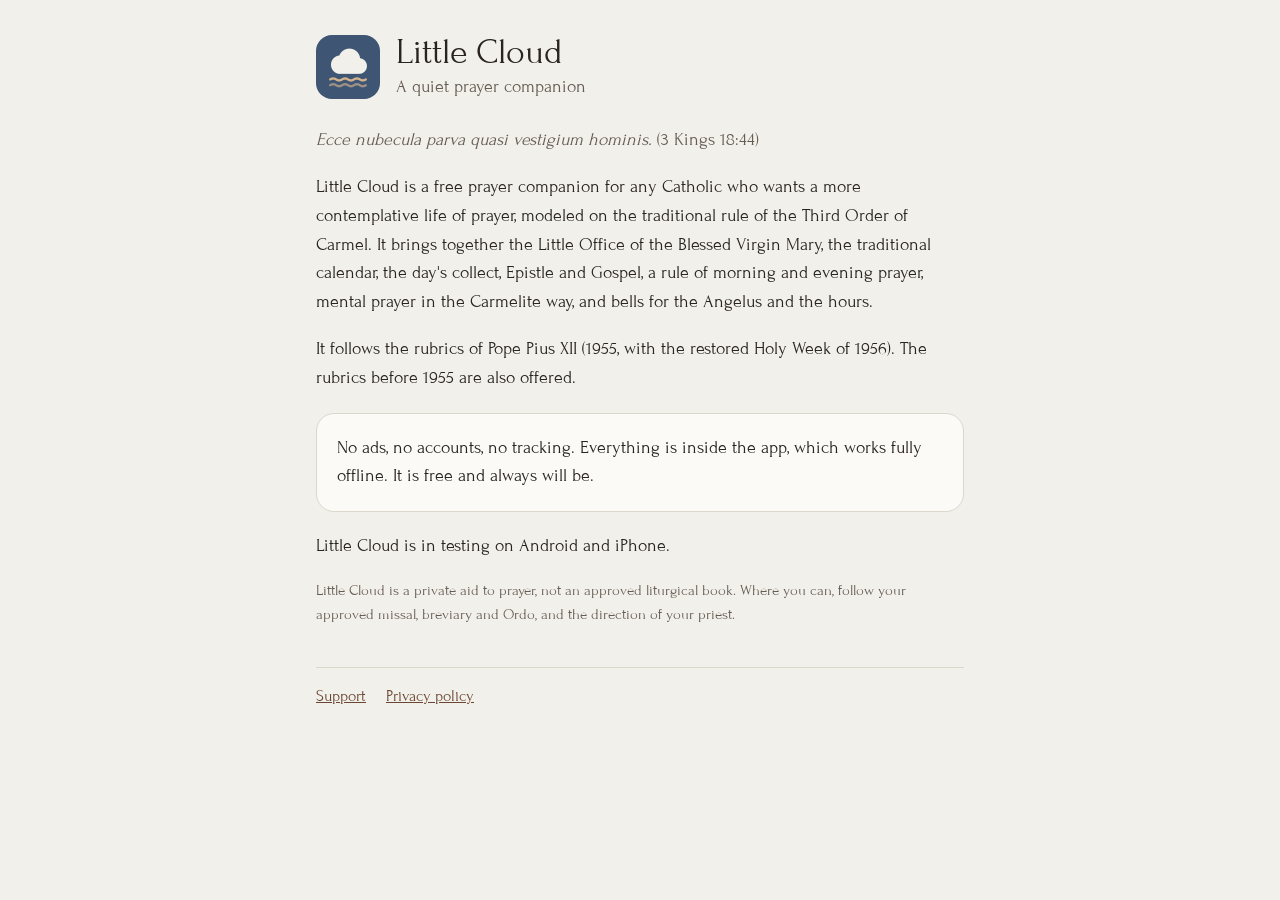
<file: site/index.html>
<!doctype html>
<html lang="en"><head><meta charset="utf-8"><meta name="viewport" content="width=device-width, initial-scale=1">
<title>Little Cloud</title><meta name="description" content="A free, offline prayer companion for traditional Catholics: the Little Office of Our Lady, the traditional calendar, the day's readings and prayer bells.">
<link rel="icon" href="icon.png"><link rel="stylesheet" href="style.css"></head>
<body><main>
<header><img src="icon.png" alt=""><div><h1>Little Cloud</h1><div class="muted">A quiet prayer companion</div></div></header>
<p><em class="verse">Ecce nubecula parva quasi vestigium hominis.</em> <span class="muted">(3 Kings 18:44)</span></p>
<p>Little Cloud is a free prayer companion for any Catholic who wants a more contemplative life of prayer, modeled on the traditional rule of the Third Order of Carmel. It brings together the Little Office of the Blessed Virgin Mary, the traditional calendar, the day's collect, Epistle and Gospel, a rule of morning and evening prayer, mental prayer in the Carmelite way, and bells for the Angelus and the hours.</p>
<p>It follows the rubrics of Pope Pius XII (1955, with the restored Holy Week of 1956). The rubrics before 1955 are also offered.</p>
<div class="card"><p style="margin:0">No ads, no accounts, no tracking. Everything is inside the app, which works fully offline. It is free and always will be.</p></div>
<p>Little Cloud is in testing on Android and iPhone.</p>
<p class="muted" style="font-size:15px">Little Cloud is a private aid to prayer, not an approved liturgical book. Where you can, follow your approved missal, breviary and Ordo, and the direction of your priest.</p>
<nav><a href="support.html">Support</a><a href="privacy.html">Privacy policy</a></nav>
</main></body></html>
</file>
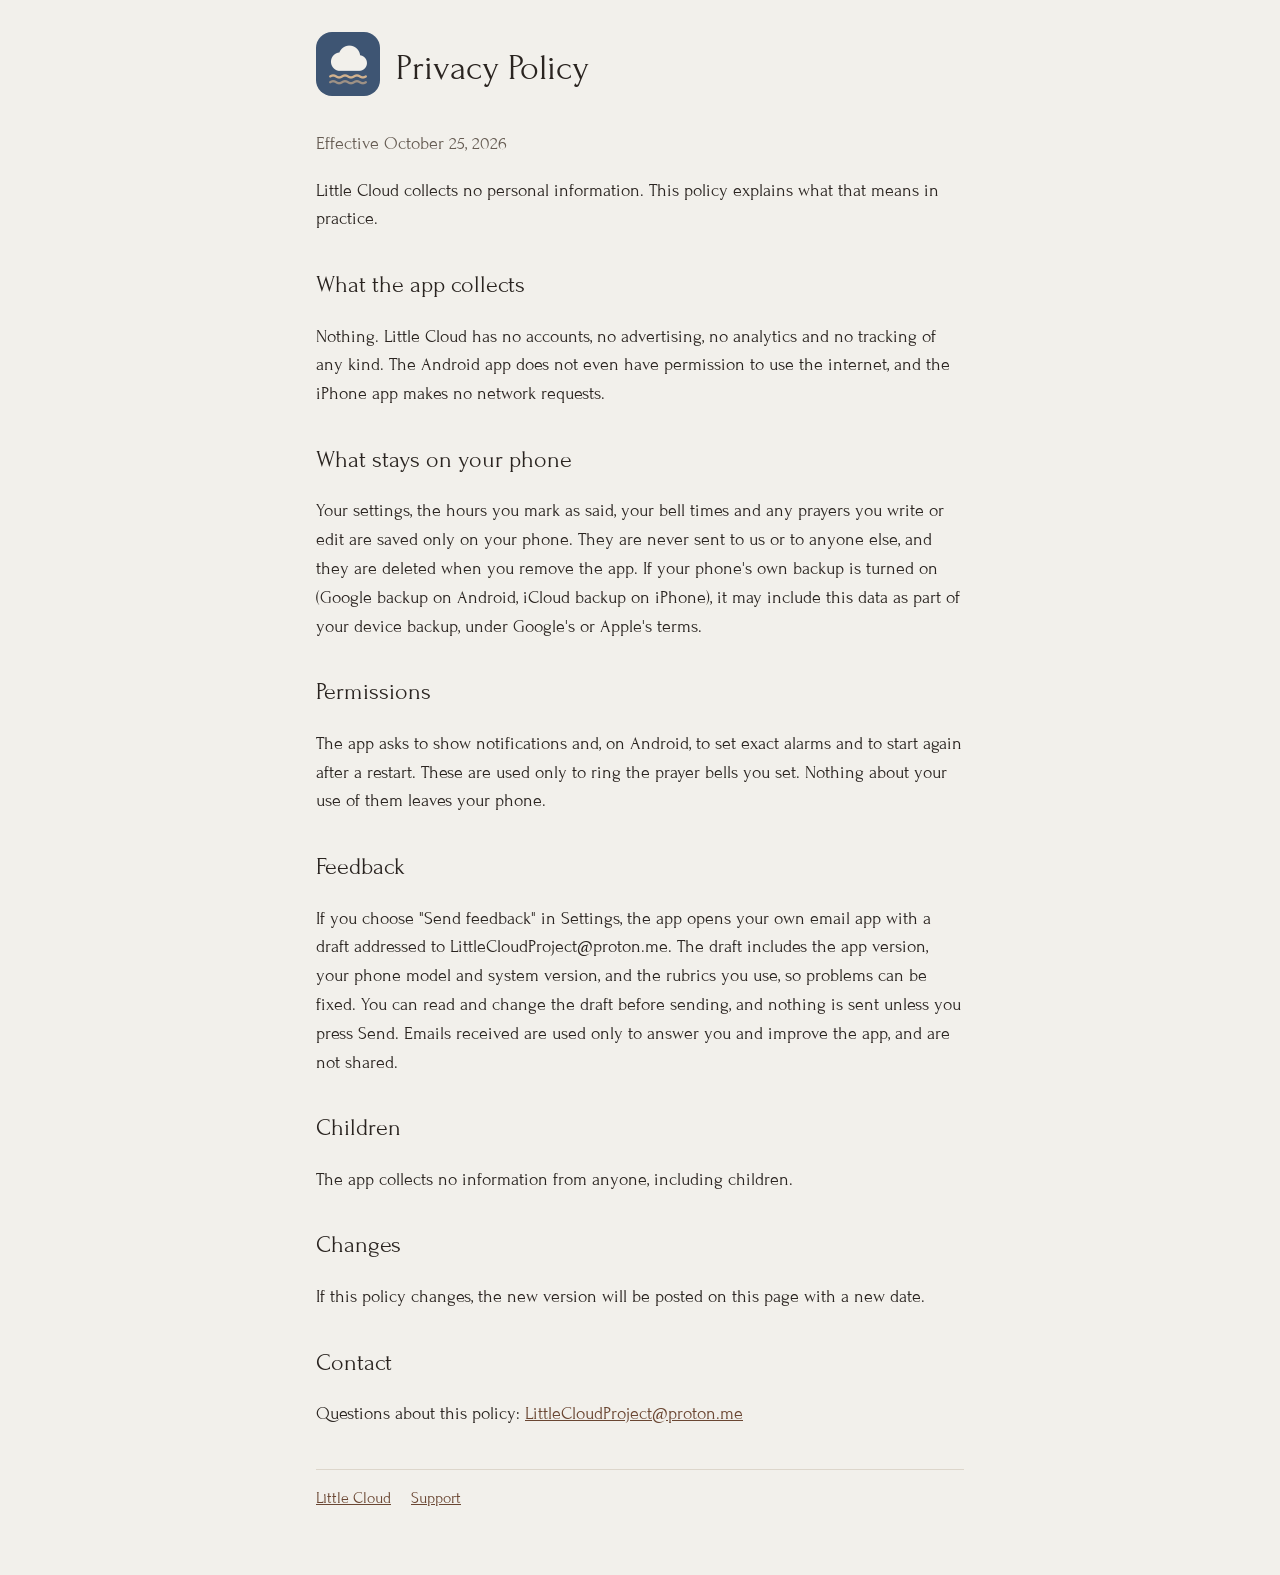
<file: site/privacy.html>
<!doctype html>
<html lang="en"><head><meta charset="utf-8"><meta name="viewport" content="width=device-width, initial-scale=1">
<title>Privacy Policy · Little Cloud</title><link rel="icon" href="icon.png"><link rel="stylesheet" href="style.css"></head>
<body><main>
<header><a href="index.html"><img src="icon.png" alt="Little Cloud"></a><h1>Privacy Policy</h1></header>
<p class="muted">Effective October 25, 2026</p>
<p>Little Cloud collects no personal information. This policy explains what that means in practice.</p>
<h2>What the app collects</h2>
<p>Nothing. Little Cloud has no accounts, no advertising, no analytics and no tracking of any kind. The Android app does not even have permission to use the internet, and the iPhone app makes no network requests.</p>
<h2>What stays on your phone</h2>
<p>Your settings, the hours you mark as said, your bell times and any prayers you write or edit are saved only on your phone. They are never sent to us or to anyone else, and they are deleted when you remove the app. If your phone's own backup is turned on (Google backup on Android, iCloud backup on iPhone), it may include this data as part of your device backup, under Google's or Apple's terms.</p>
<h2>Permissions</h2>
<p>The app asks to show notifications and, on Android, to set exact alarms and to start again after a restart. These are used only to ring the prayer bells you set. Nothing about your use of them leaves your phone.</p>
<h2>Feedback</h2>
<p>If you choose "Send feedback" in Settings, the app opens your own email app with a draft addressed to LittleCloudProject@proton.me. The draft includes the app version, your phone model and system version, and the rubrics you use, so problems can be fixed. You can read and change the draft before sending, and nothing is sent unless you press Send. Emails received are used only to answer you and improve the app, and are not shared.</p>
<h2>Children</h2>
<p>The app collects no information from anyone, including children.</p>
<h2>Changes</h2>
<p>If this policy changes, the new version will be posted on this page with a new date.</p>
<h2>Contact</h2>
<p>Questions about this policy: <a href="mailto:LittleCloudProject@proton.me">LittleCloudProject@proton.me</a></p>
<nav><a href="index.html">Little Cloud</a><a href="support.html">Support</a></nav>
</main></body></html>
</file>
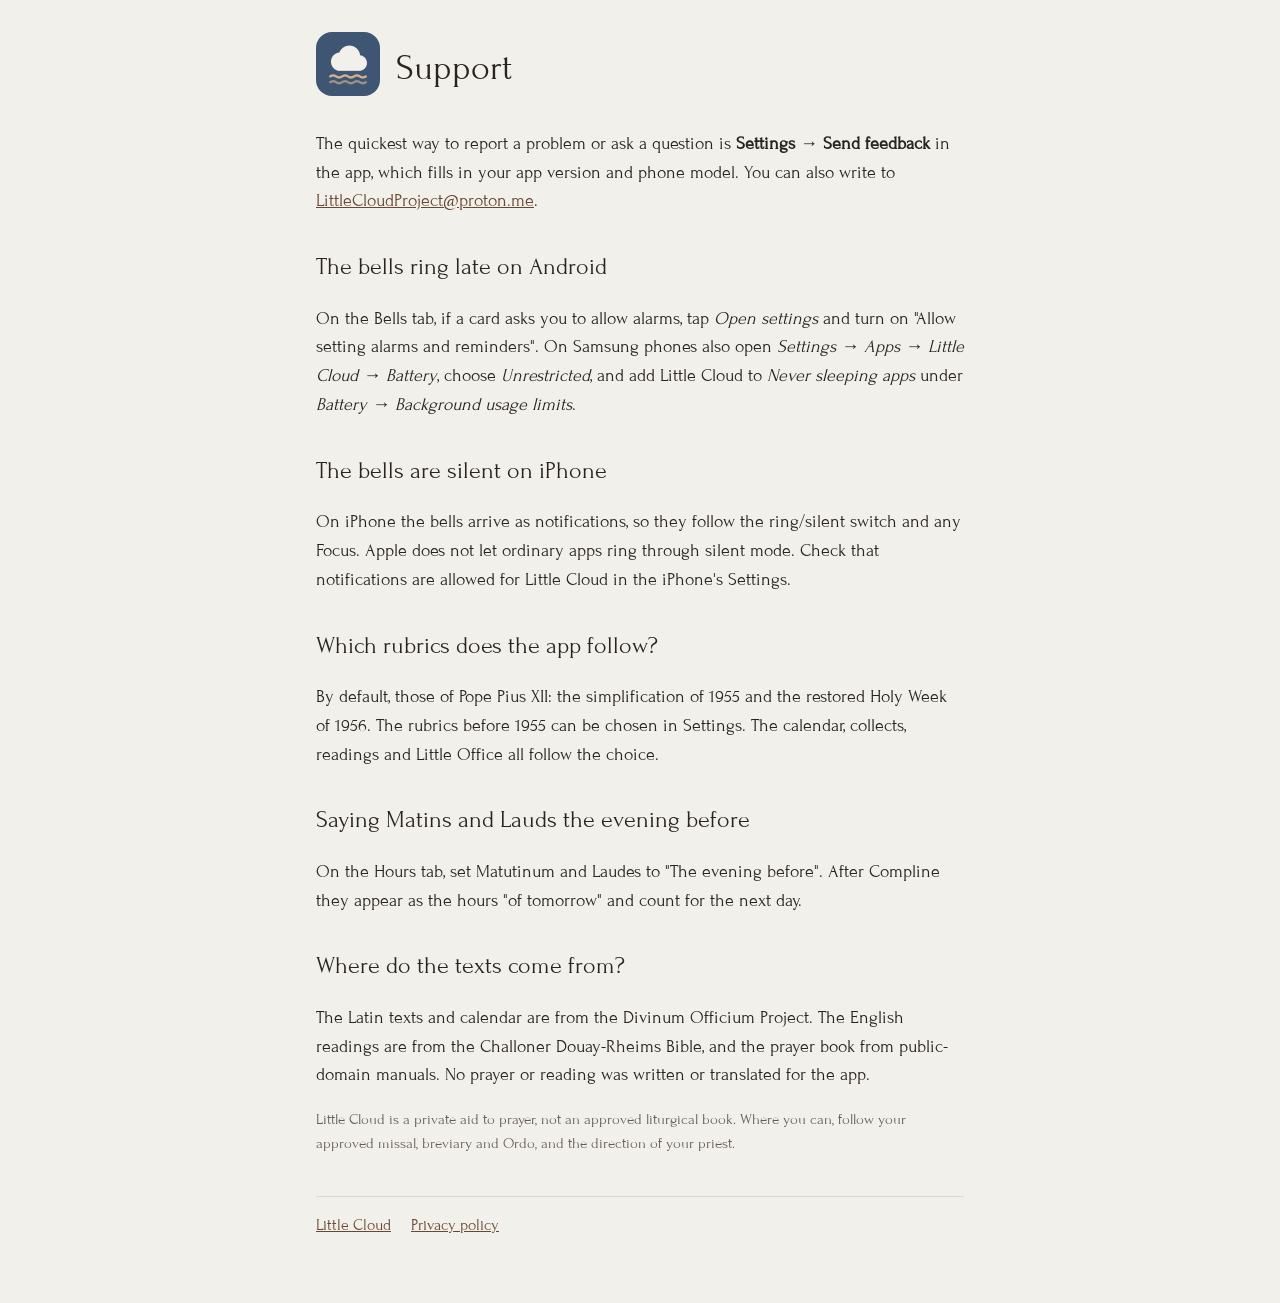
<file: site/support.html>
<!doctype html>
<html lang="en"><head><meta charset="utf-8"><meta name="viewport" content="width=device-width, initial-scale=1">
<title>Support · Little Cloud</title><link rel="icon" href="icon.png"><link rel="stylesheet" href="style.css"></head>
<body><main>
<header><a href="index.html"><img src="icon.png" alt="Little Cloud"></a><h1>Support</h1></header>
<p>The quickest way to report a problem or ask a question is <strong>Settings &rarr; Send feedback</strong> in the app, which fills in your app version and phone model. You can also write to <a href="mailto:LittleCloudProject@proton.me">LittleCloudProject@proton.me</a>.</p>
<h2>The bells ring late on Android</h2>
<p>On the Bells tab, if a card asks you to allow alarms, tap <em>Open settings</em> and turn on "Allow setting alarms and reminders". On Samsung phones also open <em>Settings &rarr; Apps &rarr; Little Cloud &rarr; Battery</em>, choose <em>Unrestricted</em>, and add Little Cloud to <em>Never sleeping apps</em> under <em>Battery &rarr; Background usage limits</em>.</p>
<h2>The bells are silent on iPhone</h2>
<p>On iPhone the bells arrive as notifications, so they follow the ring/silent switch and any Focus. Apple does not let ordinary apps ring through silent mode. Check that notifications are allowed for Little Cloud in the iPhone's Settings.</p>
<h2>Which rubrics does the app follow?</h2>
<p>By default, those of Pope Pius XII: the simplification of 1955 and the restored Holy Week of 1956. The rubrics before 1955 can be chosen in Settings. The calendar, collects, readings and Little Office all follow the choice.</p>
<h2>Saying Matins and Lauds the evening before</h2>
<p>On the Hours tab, set Matutinum and Laudes to "The evening before". After Compline they appear as the hours "of tomorrow" and count for the next day.</p>
<h2>Where do the texts come from?</h2>
<p>The Latin texts and calendar are from the Divinum Officium Project. The English readings are from the Challoner Douay-Rheims Bible, and the prayer book from public-domain manuals. No prayer or reading was written or translated for the app.</p>
<p class="muted" style="font-size:15px">Little Cloud is a private aid to prayer, not an approved liturgical book. Where you can, follow your approved missal, breviary and Ordo, and the direction of your priest.</p>
<nav><a href="index.html">Little Cloud</a><a href="privacy.html">Privacy policy</a></nav>
</main></body></html>
</file>
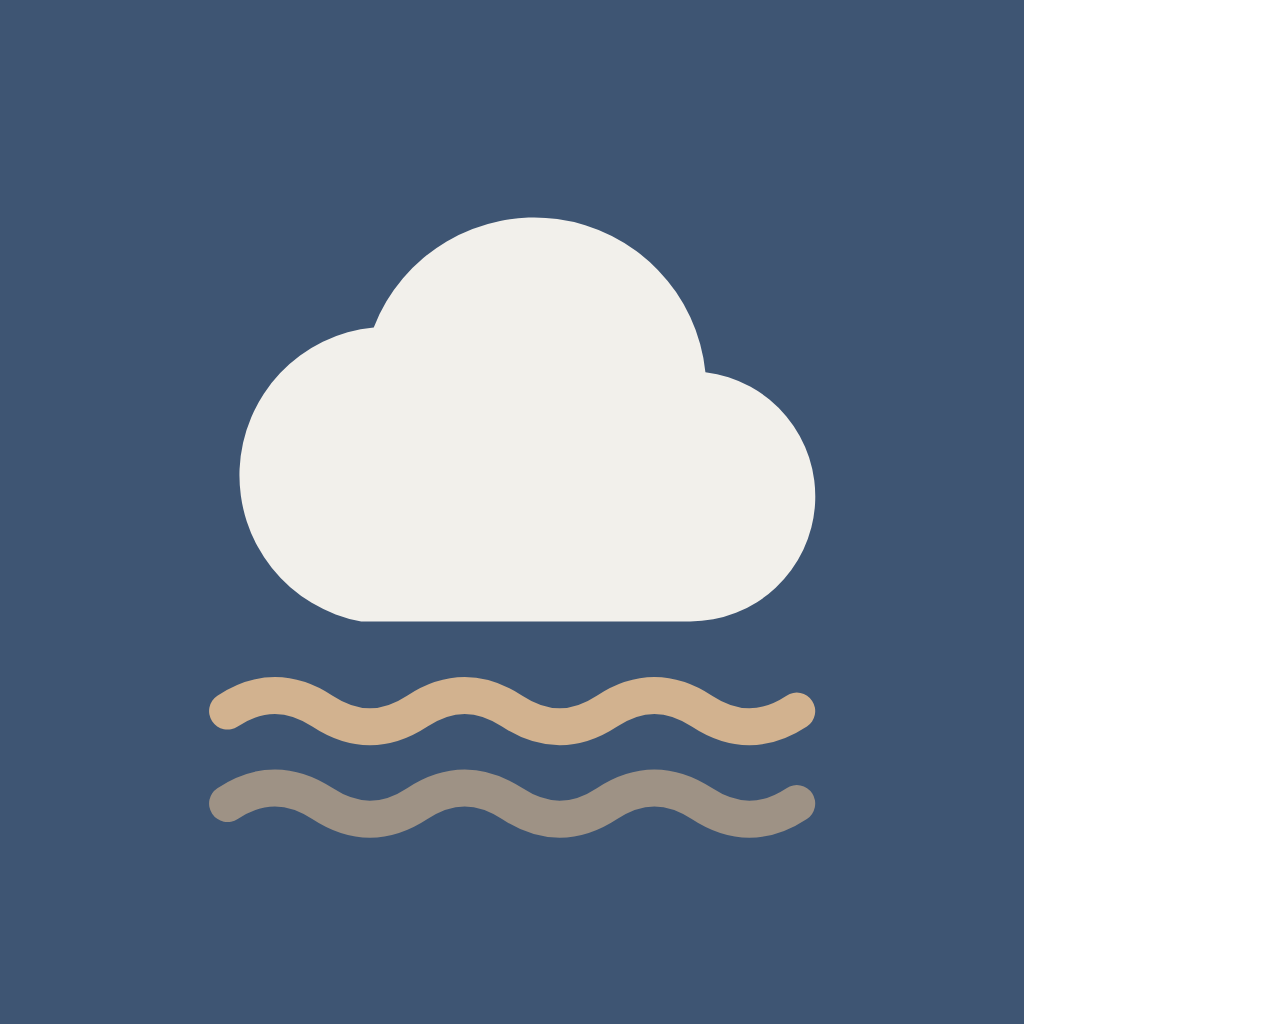
<file: store/ios1024.html>
<html><body style="margin:0"><svg width="1024" height="1024" viewBox="18 18 72 72" style="display:block"><rect x="-10" y="-10" width="130" height="130" fill="#3E5573"/><g transform="translate(28,21) scale(2.2)"><path d="M7,18.5h10.5a4,4 0,0 0,0.5 -7.97A5.5,5.5 0,0 0,7.4 9.1A4.75,4.75 0,0 0,7 18.5z" fill="#F2F0EB"/></g><path d="M34,68q3.33,-2.2 6.67,0t6.67,0t6.67,0t6.67,0t6.67,0t6.67,0" fill="none" stroke="#D2B28F" stroke-width="2.6" stroke-linecap="round"/><path d="M34,74.5q3.33,-2.2 6.67,0t6.67,0t6.67,0t6.67,0t6.67,0t6.67,0" fill="none" stroke="#D2B28F" stroke-opacity="0.65" stroke-width="2.6" stroke-linecap="round"/></svg></body></html>
</file>
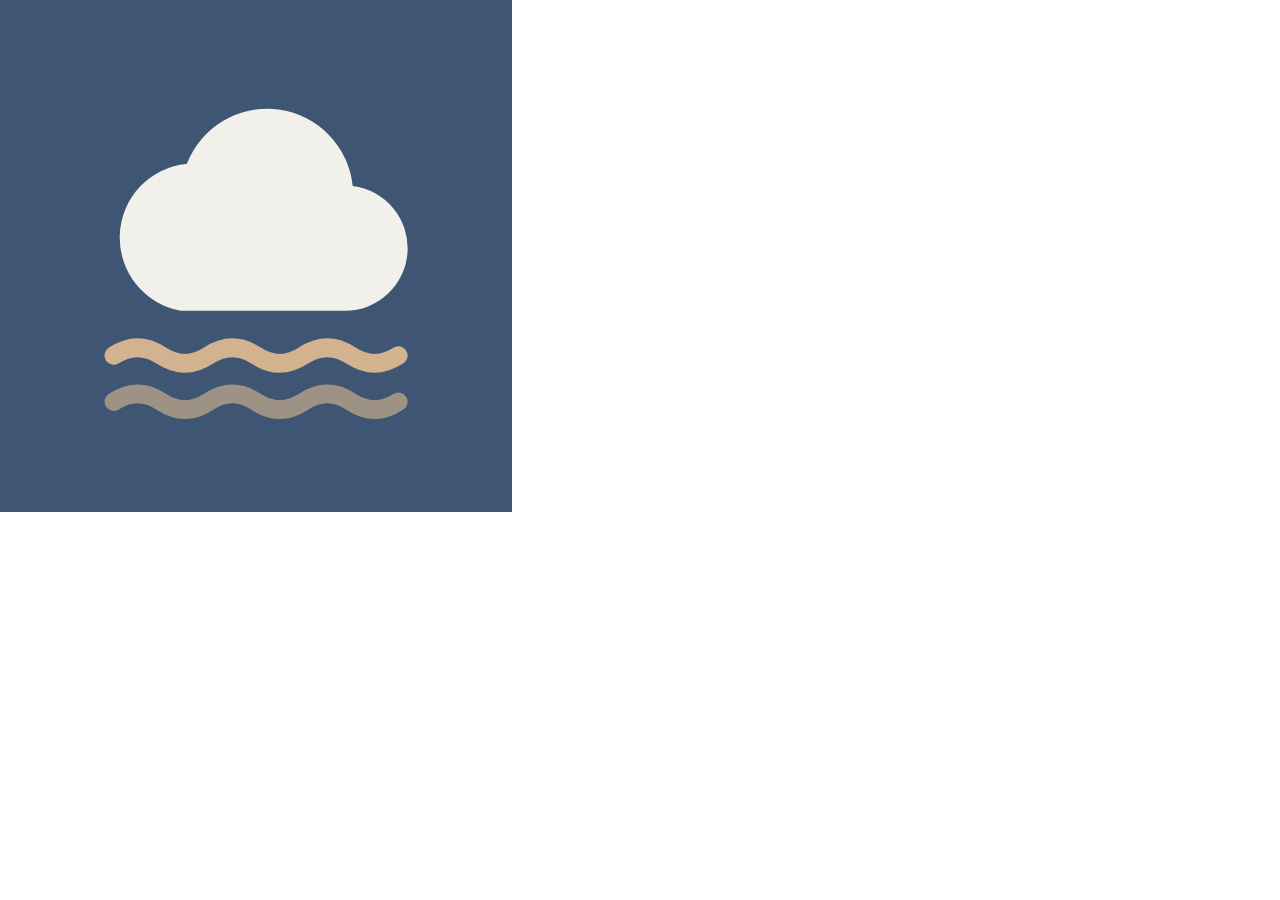
<file: store/play512.html>
<html><body style="margin:0"><svg width="512" height="512" viewBox="18 18 72 72" style="display:block"><rect x="-10" y="-10" width="130" height="130" fill="#3E5573"/><g transform="translate(28,21) scale(2.2)"><path d="M7,18.5h10.5a4,4 0,0 0,0.5 -7.97A5.5,5.5 0,0 0,7.4 9.1A4.75,4.75 0,0 0,7 18.5z" fill="#F2F0EB"/></g><path d="M34,68q3.33,-2.2 6.67,0t6.67,0t6.67,0t6.67,0t6.67,0t6.67,0" fill="none" stroke="#D2B28F" stroke-width="2.6" stroke-linecap="round"/><path d="M34,74.5q3.33,-2.2 6.67,0t6.67,0t6.67,0t6.67,0t6.67,0t6.67,0" fill="none" stroke="#D2B28F" stroke-opacity="0.65" stroke-width="2.6" stroke-linecap="round"/></svg></body></html>
</file>
<file: site/style.css>
@font-face { font-family: Forum; src: url('Forum-Regular.ttf'); }
:root { --bg:#F2F0EB; --surface:#FBFAF7; --ink:#2A2420; --muted:#665C53; --accent:#6A4632; --line:#DDD6CB; --blue:#3E5573; }
@media (prefers-color-scheme: dark) { :root { --bg:#151311; --surface:#201C19; --ink:#EDE6DD; --muted:#A79C90; --accent:#D2B28F; --line:#38322C; } }
* { box-sizing: border-box; }
body { margin:0; background:var(--bg); color:var(--ink); font: 18px/1.6 Forum, Georgia, serif; }
main { max-width: 680px; margin: 0 auto; padding: 32px 16px 64px; }
header { display:flex; align-items:center; gap:16px; margin-bottom:24px; }
header img { width:64px; height:64px; border-radius:16px; }
header a { color:inherit; text-decoration:none; }
h1 { font-weight:normal; font-size:36px; margin:0; line-height:1.15; }
h2 { font-weight:normal; font-size:24px; margin:32px 0 8px; }
p, li { color:var(--ink); }
.muted { color:var(--muted); }
a { color:var(--accent); }
.card { background:var(--surface); border:1px solid var(--line); border-radius:18px; padding:20px; margin:20px 0; }
nav { display:flex; gap:20px; margin-top:40px; padding-top:16px; border-top:1px solid var(--line); font-size:16px; }
em.verse { color:var(--muted); }
</file>
